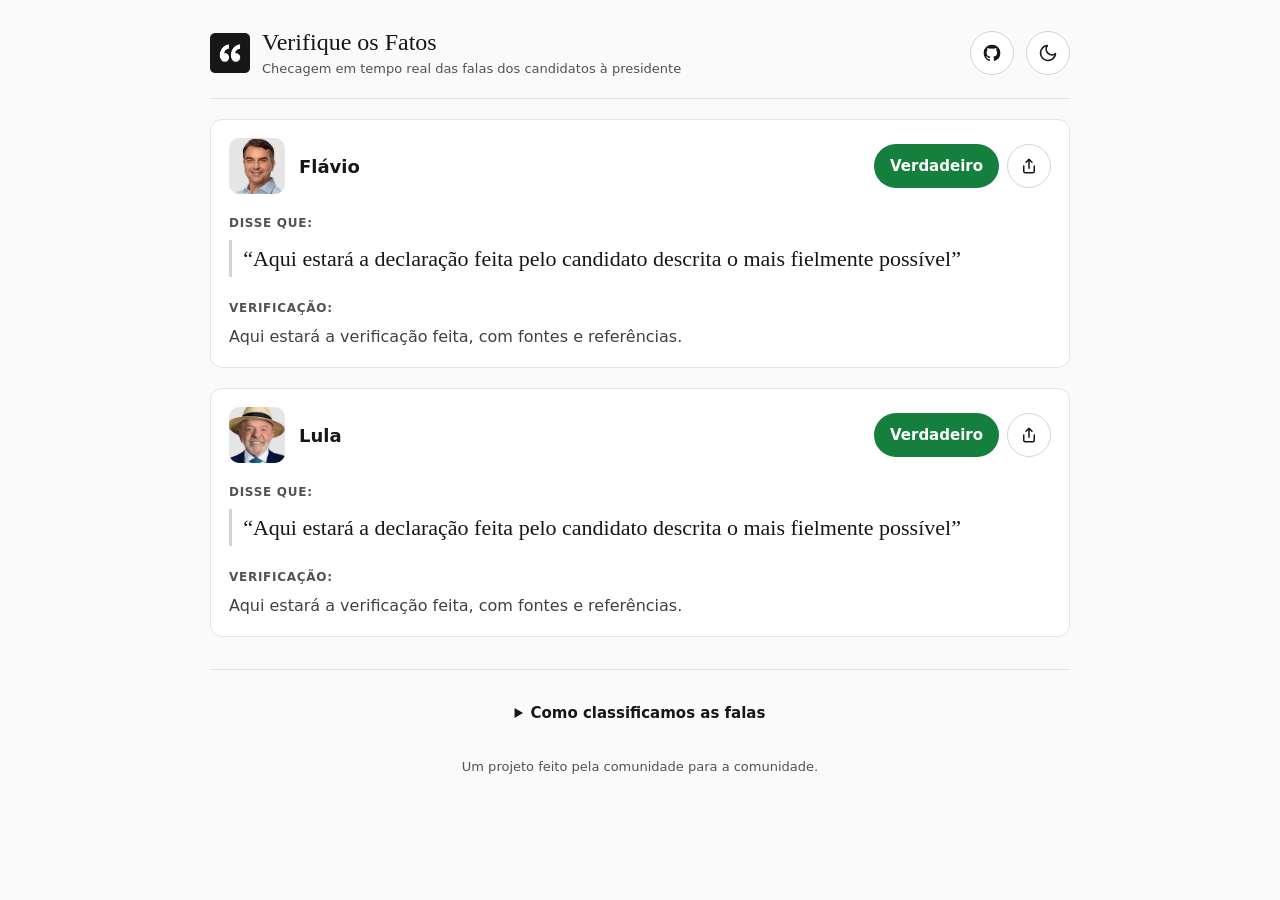
<file: index.html>
<!DOCTYPE html>
<html lang="pt-BR">
<head>
  <meta charset="UTF-8">
  <meta name="viewport" content="width=device-width, initial-scale=1.0">
  <link rel="icon" href="/favicon.ico" sizes="any">
  <link rel="apple-touch-icon" href="/apple-touch-icon.png">
  <link rel="manifest" href="/manifest.json">
  <link rel="stylesheet" href="/normalize.css">
  <link rel="stylesheet" href="/style.css">
  <meta name="theme-color" content="#FAFAFA">
  <script>
    // Applies the theme before first paint: the saved choice, otherwise the system's
    function setTheme(dark) {
      document.documentElement.dataset.theme = dark ? 'dark' : 'light';
      document.querySelector('meta[name=theme-color]').content = dark ? '#0A0A0A' : '#FAFAFA';
    }
    let savedTheme = null;
    try {
      savedTheme = localStorage.getItem('theme');
    } catch {}
    setTheme(savedTheme ? savedTheme === 'dark' : matchMedia('(prefers-color-scheme: dark)').matches);
  </script>

  <title>Verifique os Fatos</title>
<meta name="description" content="Acompanhe a checagem em tempo real das falas e propostas dos candidatos à presidente no debate eleitoral da Globo.">
<link rel="canonical" href="https://verifiqueosfatos.com/">

<!-- Open Graph (WhatsApp, Facebook, LinkedIn, Telegram, Discord) -->
<meta property="og:locale" content="pt_BR">
<meta property="og:url" content="https://verifiqueosfatos.com/">
<meta property="og:title" content="Verifique os Fatos">
<meta property="og:description" content="Acompanhe a checagem em tempo real das falas e propostas dos candidatos à presidente no debate eleitoral da Globo.">
<meta property="og:image" content="https://verifiqueosfatos.com/verifique-os-fatos.png">
<meta property="og:image:secure_url" content="https://verifiqueosfatos.com/verifique-os-fatos.png">
<meta property="og:image:type" content="image/png">
<meta property="og:image:width" content="1200">
<meta property="og:image:height" content="630">
<meta property="og:image:alt" content="Verifique os Fatos">
</head>
<body>
  <div class="layout">
    <header class="top">
      <span class="logo" aria-hidden="true">
        <img src="/icon.png" alt="" width="40" height="40" />  
      </span>
      <div>
        <h1>Verifique os Fatos</h1>
        <p class="sub">Checagem em tempo real<span class="long"> das falas dos candidatos à presidente</span></p>
      </div>
      <a class="github" href="https://github.com/felippe-regazio/verifiqueosfatos" target="_blank" rel="noopener noreferrer" aria-label="GitHub">
        <svg width="20" height="20" viewBox="0 0 24 24" fill="currentColor" aria-hidden="true"><path d="M12 2A10 10 0 0 0 2 12c0 4.4 2.9 8.2 6.8 9.5.5.1.7-.2.7-.5v-1.7c-2.8.6-3.4-1.3-3.4-1.3-.5-1.2-1.1-1.5-1.1-1.5-.9-.6.1-.6.1-.6 1 .1 1.5 1 1.5 1 .9 1.5 2.3 1.1 2.9.8.1-.6.4-1.1.6-1.3-2.2-.3-4.6-1.1-4.6-5 0-1.1.4-2 1-2.7-.1-.3-.4-1.3.1-2.7 0 0 .8-.3 2.7 1a9.4 9.4 0 0 1 5 0c1.9-1.3 2.7-1 2.7-1 .5 1.4.2 2.4.1 2.7.6.7 1 1.6 1 2.7 0 3.9-2.4 4.7-4.6 5 .4.3.7.9.7 1.9v2.8c0 .3.2.6.7.5A10 10 0 0 0 22 12 10 10 0 0 0 12 2z"/></svg>
      </a>
      <button type="button" class="theme" aria-label="Modo escuro" aria-pressed="false">
        <svg class="moon" width="20" height="20" viewBox="0 0 24 24" fill="none" stroke="currentColor" stroke-width="2" stroke-linecap="round" stroke-linejoin="round" aria-hidden="true"><path d="M21 12.8A9 9 0 1 1 11.2 3a7 7 0 0 0 9.8 9.8z"/></svg>
        <svg class="sun" width="20" height="20" viewBox="0 0 24 24" fill="none" stroke="currentColor" stroke-width="2" stroke-linecap="round" aria-hidden="true"><circle cx="12" cy="12" r="4"/><path d="M12 2v2m0 16v2M4.9 4.9l1.4 1.4m11.4 11.4 1.4 1.4M2 12h2m16 0h2M4.9 19.1l1.4-1.4M17.7 6.3l1.4-1.4"/></svg>
      </button>
    </header>

    <main class="article-grid loading"></main>

    <footer class="foot">
      <details class="how">
        <summary>Como classificamos as falas</summary>
        <dl>
          <dt><span class="badge" data-c="1">Verdadeiro</span></dt>
          <dd>A fala confere com os dados de fontes públicas e confiáveis.</dd>
          <dt><span class="badge" data-c="2">Falso</span></dt>
          <dd>A fala contradiz os dados disponíveis.</dd>
          <dt><span class="badge" data-c="3">Parcial</span></dt>
          <dd>Parte da fala confere, mas há exagero, imprecisão ou falta de contexto.</dd>
        </dl>
        <p>A mesma régua vale para todos os candidatos. Só classificamos o que pode ser conferido com dados: opiniões ficam de fora. Cada verificação explica o que foi conferido e onde.</p>
        <p>As checagens são feitas ao vivo, durante o debate, e podem ser revisadas.</p>
      </details>
      <p>Um projeto feito pela comunidade para a comunidade.</p>
    </footer>
  </div>

  <button id="more" type="button" hidden></button>

  <!-- SHARE: início. Botão de compartilhar em cada card; a janela (share.js e share.css) só é baixada no primeiro clique.
       Para remover o recurso: apague este bloco SHARE, share.js, share.css e o bloco SHARE do style.css. -->
  <script>
    (() => {
      const shareIcon = '<svg width="18" height="18" viewBox="0 0 24 24" fill="none" stroke="currentColor" stroke-width="2" stroke-linecap="round" stroke-linejoin="round" aria-hidden="true"><path d="M12 15V3m-4 4 4-4 4 4M5 12v7a2 2 0 0 0 2 2h10a2 2 0 0 0 2-2v-7"/></svg>';

      // Hook read by createCardHTML: adds the share button next to the badge
      self.cardExtra = item => `<button type="button" class="story" aria-label="Compartilhar checagem de ${labels.n[item.n]} como imagem">${shareIcon}</button>`;

      // Resolves when the element loads; on a network error it is removed so the next click retries
      const load = (tag, attrs) => new Promise((resolve, reject) => {
        const el = Object.assign(document.createElement(tag), attrs);
        el.onload = resolve;
        el.onerror = () => {
          el.remove();
          reject();
        };
        document.head.append(el);
      });

      let loading;
      document.addEventListener('click', e => {
        const button = e.target.closest('.card .story');
        if (!button) return;
        loading = loading || Promise.all([
          load('link', { rel: 'stylesheet', href: '/share.css' }),
          load('script', { src: '/share.js' }),
        ]);
        loading.then(() => self.openShare && self.openShare(button), () => loading = null);
      });
    })();
  </script>
  <!-- SHARE: fim -->

  <script>
    const labels = {
      // name
      n: {
        1: 'Lula',
        2: 'Flávio',
      },
      // checks
      c: {
        1: 'Verdadeiro',
        2: 'Falso',
        3: 'Parcial'
      },
      // images
      i: {
        1: 'lula.webp',
        2: 'flavio.webp',
      }
    };

    const main = document.querySelector('main');
    const more = document.getElementById('more');

    // Rendered cards keyed by their content, so unchanged posts are never re-created
    let nodes = new Map();
    let lastRaw = null;
    let unseen = 0;
    let currentPosts = [];

    function createSourcesHTML(sources) {
      const links = (Array.isArray(sources) ? sources : [])
        .map(u => { try { return new URL(u); } catch {} })
        .filter(u => u && (u.protocol === 'https:' || u.protocol === 'http:'))
        .map(u => `<li><a href="${escapeHTML(u.href)}" target="_blank" rel="noopener noreferrer">${escapeHTML(u.hostname.replace(/^www\./, ''))}</a></li>`);
      return links.length ? `<span class="label">Fontes:</span><ul class="sources">${links.join('')}</ul>` : '';
    }

    function escapeHTML(str) {
      return String(str ?? '').replace(/[&<>'"]/g,
        tag => ({ '&': '&amp;', '<': '&lt;', '>': '&gt;', "'": '&#39;', '"': '&quot;' }[tag] || tag)
      );
    }

    function createCard(item) {
      const el = document.createElement('article');
      el.className = 'card';
      el.innerHTML = `
        <header>
          <img src="/${labels.i[item.n]}" alt="" width="56" height="56" decoding="async" loading="lazy">
          <h2>${labels.n[item.n]}</h2>
          <div class="tags">
            <span class="badge" data-c="${item.c}">${labels.c[item.c] || '?'}</span>
            ${self.cardExtra ? cardExtra(item) : ''}
          </div>
        </header>
        <span class="label">Disse que:</span>
        <blockquote class="said">
          <p>${escapeHTML(item.t)}</p>
        </blockquote>
        <span class="label">Verificação:</span>
        <p>${escapeHTML(item.v)}</p>
        ${createSourcesHTML(item.s)}`;
      el.addEventListener('animationend', () => el.classList.remove('new'), { once: true });
      return el;
    }

    function canRender(item) {
      return !!(item && labels.n[item.n] && labels.c[item.c] && item.t != null && item.t !== '');
    }

    // Renders posts newest-first. Returns false if raw is not a valid posts array.
    function render(raw) {
      if (raw === lastRaw) return true;

      let items;
      try { items = JSON.parse(raw); } catch { return false; }
      if (!Array.isArray(items)) return false;

      // Nothing on screen yet (first visit boots with an empty list): don't animate everything
      const first = nodes.size === 0;
      const next = new Map();
      const list = [];
      let added = 0;

      for (let i = items.length - 1; i >= 0; i--) {
        const item = items[i];
        if (!canRender(item)) continue;

        const base = JSON.stringify(item);
        let key = base;
        for (let d = 1; next.has(key); d++) key = base + '#' + d;

        let el = nodes.get(key);
        if (!el) {
          el = createCard(item);
          if (!first) {
            el.classList.add('new');
            added++;
          }
        }
        // The index in posts.json is the share link's id, and it shifts when a post is removed
        el.id = `f${i}`;
        next.set(key, el);
        list.push(el);
      }

      // Move/insert only what changed; leftover nodes at the end were removed from posts.json
      let ref = main.firstChild;
      for (const el of list) {
        if (el === ref) ref = ref.nextSibling;
        else main.insertBefore(el, ref);
      }
      while (ref) {
        const n = ref.nextSibling;
        ref.remove();
        ref = n;
      }

      nodes = next;
      lastRaw = raw;
      currentPosts = items;

      const shared = location.hash && document.getElementById(location.hash.slice(1));
      if (shared) {
        shared.classList.add('shared');
        history.replaceState(null, '', location.pathname);
        setTimeout(() => shared.scrollIntoView({ block: 'center' }), 400);
      }

      if (added && window.scrollY > main.offsetTop) {
        unseen += added;
        more.textContent = `↑ ${unseen} ${unseen > 1 ? 'novas verificações' : 'nova verificação'}`;
        more.hidden = false;
      }
      return true;
    }

    const DELAY = 15000;
    const URI_POSTS_JSON = '/posts.json';

    let timer, busy;

    // Polls only while the tab is visible: hidden tabs cost zero requests
    function update() {
      clearTimeout(timer);
      if (busy || document.hidden) return Promise.resolve();
      busy = true;

      // A hung request would keep busy set and block every later update
      const signal = AbortSignal.timeout ? AbortSignal.timeout(10000) : undefined;

      return fetch(`${URI_POSTS_JSON}?v=${Date.now()}`, { signal })
        .then(r => {
          if (!r.ok) throw r.status;
          return r.text();
        })
        .then(raw => {
          // First answer from the server: from now on an empty list really means "nothing yet"
          main.classList.remove('loading');

          if (raw !== lastRaw && render(raw)) {
            try { localStorage.setItem('data', raw); } catch {}
          }
        })
        .catch(console.error)
        .finally(() => {
          busy = false;
          // Jitter spreads clients so they don't hit the host in sync
          if (!document.hidden) timer = setTimeout(update, DELAY + Math.random() * 5000);
        });
    }

    const themeButton = document.querySelector('.theme');
    themeButton.setAttribute('aria-pressed', document.documentElement.dataset.theme === 'dark');
    themeButton.onclick = () => {
      const dark = themeButton.getAttribute('aria-pressed') !== 'true';
      setTheme(dark);
      themeButton.setAttribute('aria-pressed', dark);
      try {
        localStorage.setItem('theme', dark ? 'dark' : 'light');
      } catch {}
    };

    more.addEventListener('click', () => window.scrollTo({ top: 0, behavior: 'smooth' }));
    window.addEventListener('scroll', () => {
      if (unseen && window.scrollY <= main.offsetTop) {
        unseen = 0;
        more.hidden = true;
      }
    }, { passive: true });

    document.addEventListener('visibilitychange', update);
    window.addEventListener('online', update);

    // Initial render from localStorage, then perform first fetch
    let saved = null;
    try { saved = localStorage.getItem('data'); } catch {}
    render(saved || '[]');
    // Live region is enabled only after the first cards settle (screen readers
    // announce DOM changes asynchronously), so just checks that arrive later are read
    update().then(() => setTimeout(() => document.querySelector('main').setAttribute('aria-live', 'polite'), 1000));
    // Keeps the screen on while the page is visible, so the phone doesn't sleep
    // during the debate. The browser releases the lock when the tab is hidden,
    // so it's requested again on return. Fails silently where unsupported.
    function keepScreenOn() {
      if ('wakeLock' in navigator && document.visibilityState === 'visible') {
        navigator.wakeLock.request('screen').catch(() => {});
      }
    }

    keepScreenOn();
    document.addEventListener('visibilitychange', keepScreenOn);
  </script>

  <script>
    if ('serviceWorker' in navigator) {
      window.addEventListener('load', () => {
        navigator.serviceWorker.register('./sw.js');
      });
    }
  </script>
</body>
</html>
</file>
<file: style.css>
:root {
  --bg: #FAFAFA;
  --surface: #FFFFFF;
  --ink: #171717;
  --ink2: #404040;
  --muted: #525252;
  --line: #E5E5E5;
  --line2: #D4D4D4;
  --soft: #F5F5F5;
  --inv-bg: #171717;
  --inv-fg: #FFFFFF;
  --link: #1D4ED8;
  --serif: Georgia, "Times New Roman", serif;
  color-scheme: light;
}

[data-theme="dark"] {
  --bg: #0A0A0A;
  --surface: #171717;
  --ink: #FAFAFA;
  --ink2: #D4D4D4;
  --muted: #A3A3A3;
  --line: #2E2E2E;
  --line2: #404040;
  --soft: #262626;
  --inv-bg: #FAFAFA;
  --inv-fg: #171717;
  --link: #93C5FD;
  color-scheme: dark;
}

* {
  box-sizing: border-box;
}

body {
  background: var(--bg);
  color: var(--ink);
  font: 16px/1.5 system-ui, -apple-system, "Segoe UI", Roboto, sans-serif;
}

:focus-visible {
  outline: 2px solid var(--ink);
  outline-offset: 2px;
}

.layout {
  max-width: 908px;
  margin: 0 auto;
  padding: 28px 24px 48px;
}

/* Header */
.top {
  display: flex;
  align-items: center;
  gap: 12px;
  padding-bottom: 20px;
  margin-bottom: 20px;
  border-bottom: 1px solid var(--line);
}

.logo {
  flex: none;
  display: grid;
  place-items: center;
  width: 40px;
  height: 40px;
}

h1 {
  margin: 0;
  font: 400 24px/1.2 var(--serif);
}

.github,
.theme {
  flex: none;
  display: grid;
  place-items: center;
  width: 44px;
  height: 44px;
  padding: 0;
  background: var(--surface);
  border: 1px solid var(--line2);
  border-radius: 50%;
  color: var(--ink);
  cursor: pointer;
}

.github {
  margin-left: auto;
}

.sun,
[data-theme="dark"] .moon {
  display: none;
}

[data-theme="dark"] .sun {
  display: block;
}

.sub {
  margin: 2px 0 0;
  font-size: 13px;
  color: var(--muted);
}

main:empty::after {
  content: 'Nada por aqui ainda... verifique novamente daqui alguns minutos.';
  color: var(--muted);
}

/* Primeira visita: enquanto o posts.json não chega, não dizer que está vazio */
main.loading:empty::after {
  content: 'Carregando as checagens…';
}

/* Footer */
.foot {
  margin-top: 32px;
  padding-top: 20px;
  border-top: 1px solid var(--line);
  color: var(--muted);
  font-size: 13px;
  text-align: center;
}

.foot p {
  margin: 0;
}

/* Como classificamos: o critério de cada selo, sem JS */
.how {
  max-width: 560px;
  margin: 0 auto 20px;
  color: var(--ink2);
  font-size: 15px;
  text-align: left;
}

.how summary {
  padding: 12px 0;
  color: var(--ink);
  font-weight: 600;
  text-align: center;
  cursor: pointer;
}

.how dl {
  display: grid;
  grid-template-columns: auto 1fr;
  align-items: center;
  gap: 12px 14px;
  margin: 8px 0 16px;
}

.how dd {
  margin: 0;
}

.foot .how p {
  margin-bottom: 10px;
}

/* Cards */
.article-grid {
  display: flex;
  flex-direction: column;
  gap: 20px;
}

.card {
  padding: 18px;
  background: var(--surface);
  border: 1px solid var(--line);
  border-radius: 12px;
  overflow-wrap: anywhere;
}

.card header {
  display: flex;
  align-items: center;
  gap: 14px;
  margin-bottom: 20px;
}

.card img {
  flex: none;
  width: 56px;
  height: 56px;
  border-radius: 10px;
  object-fit: cover;
  background: var(--line);
}

.card h2 {
  flex: 1;
  min-width: 0;
  margin: 0;
  font-size: 18px;
  font-weight: 600;
}

/* Badge de resultado e ações opcionais do card (ex.: compartilhar) */
.tags {
  flex: none;
  display: flex;
  align-items: center;
  gap: 8px;
}

.badge {
  flex: none;
  display: inline-flex;
  align-items: center;
  height: 44px;
  padding: 0 16px;
  background: var(--tone);
  border-radius: 99px;
  color: #FFFFFF;
  font-size: 15px;
  font-weight: 600;
}


[data-c="1"] { --tone: #15803D; }
[data-c="2"] { --tone: #B91C1C; }
[data-c="3"] { --tone: #C2410C; }

.label {
  display: block;
  margin-bottom: 8px;
  color: var(--muted);
  font-size: 12px;
  font-weight: 600;
  letter-spacing: .06em;
  text-transform: uppercase;
}

.said {
  margin: 0 0 22px;
  padding: 2px 0 2px 20px;
  border-left: 3px solid var(--line2);
}

.said p {
  margin: 0;
  font: 22px/1.5 var(--serif);
  quotes: "\201C" "\201D";
}

.said p::before {
  content: open-quote;
  margin-left: -0.4em;
}

.said p::after {
  content: close-quote;
}

.card > p {
  margin: 0;
  color: var(--ink2);
}

.card > p + .label {
  margin-top: 22px;
}

.sources {
  display: flex;
  flex-wrap: wrap;
  gap: 8px;
  margin: 0;
  padding: 0;
  list-style: none;
}

.sources a {
  display: inline-block;
  padding: 5px 10px;
  background: color-mix(in srgb, var(--link) 10%, transparent);
  border-radius: 8px;
  color: var(--link);
  font-size: 14px;
  font-weight: 500;
  text-decoration: none;
  transition: background .15s;
}

.sources a::after {
  content: ' \2197';
}

.sources a:hover {
  background: color-mix(in srgb, var(--link) 18%, transparent);
  text-decoration: underline;
}

.sources a:focus-visible {
  outline: 2px solid var(--link);
  outline-offset: 2px;
}

.card.shared {
  border-color: var(--ink);
  box-shadow: 0 0 0 1px var(--ink);
}

@media (max-width: 600px) {
  .layout {
    padding: 20px 20px 40px;
  }

  .top {
    padding-bottom: 16px;
    margin-bottom: 16px;
  }

  h1 {
    font-size: 21px;
  }

  .article-grid {
    gap: 16px;
  }

  .card {
    padding: 12px;
    border-radius: 10px;
  }

  .card header {
    gap: 12px;
  }

  .card img {
    width: 48px;
    height: 48px;
  }

  .card h2 {
    font-size: 17px;
  }

  .said {
    margin-bottom: 20px;
    padding-left: 16px;
  }

  .said p {
    font-size: 20px;
    line-height: 1.45;
  }

  .card > p {
    font-size: 15px;
    line-height: 1.6;
  }

  .long {
    display: none;
  }
}


/* Skip layout/paint for off-screen cards on long lists */
.card {
  content-visibility: auto;
  contain-intrinsic-size: auto 320px;
}

/* Cards that arrive in an update slide in; the initial load is not animated */
.card.new {
  animation: in .4s ease-out;
}

@keyframes in {
  from {
    opacity: 0;
    transform: translateY(-8px);
  }
}

@media (prefers-reduced-motion: reduce) {
  .card.new {
    animation: none;
  }
}

/* "↑ N novas verificações": shown when new cards arrive while reading mid-list */
#more {
  position: fixed;
  top: 12px;
  left: 50%;
  transform: translateX(-50%);
  padding: 8px 16px;
  border: 0;
  border-radius: 99px;
  background: var(--inv-bg);
  color: var(--inv-fg);
  font: inherit;
  font-size: 14px;
  font-weight: 600;
  box-shadow: 0 4px 12px rgb(0 0 0 / .25);
  cursor: pointer;
}

#more[hidden] {
  display: none;
}

/* SHARE: botão do card. A janela fica em share.css, carregada sob demanda. Para remover o recurso: apague este bloco, share.js, share.css e o bloco SHARE do index.html. */
.story {
  flex: none;
  display: grid;
  place-items: center;
  width: 44px;
  height: 44px;
  padding: 0;
  background: var(--surface);
  border: 1px solid var(--line2);
  border-radius: 50%;
  color: var(--ink);
  cursor: pointer;
}
/* SHARE: fim */
</file>
